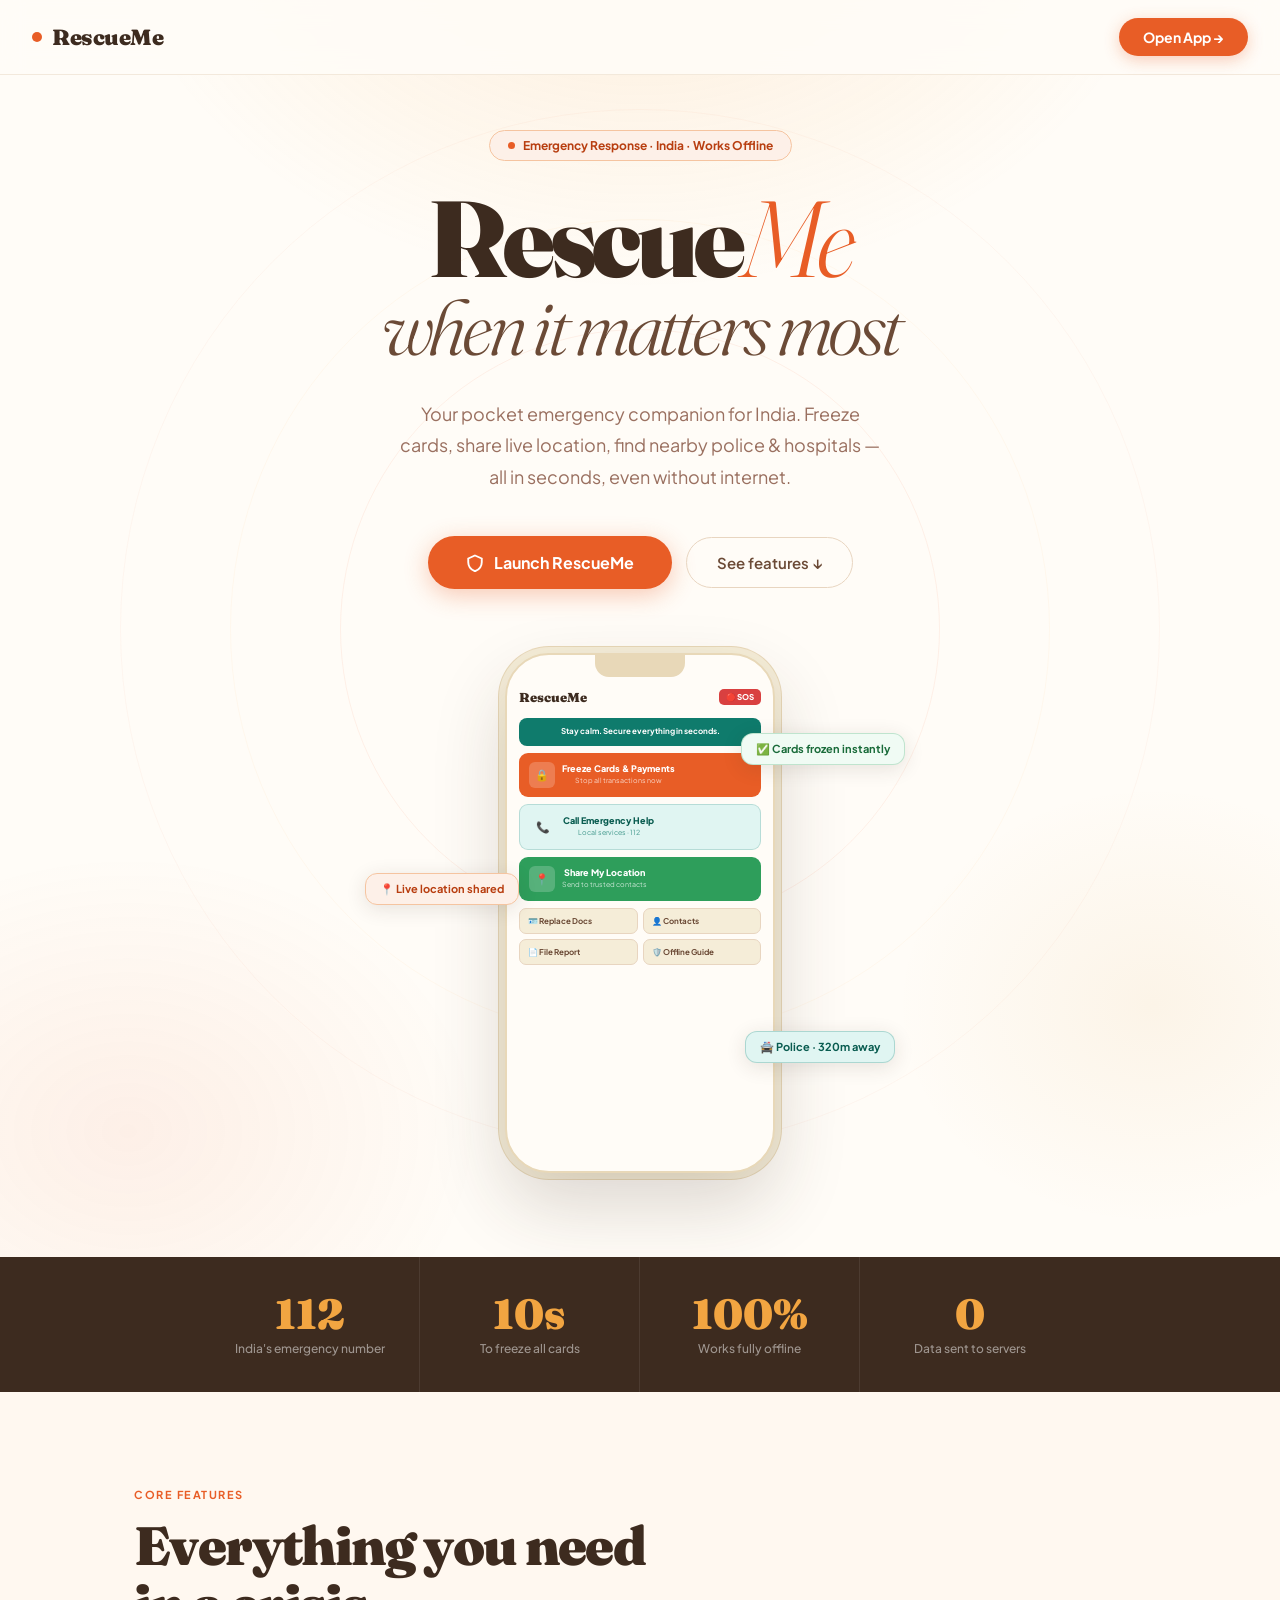
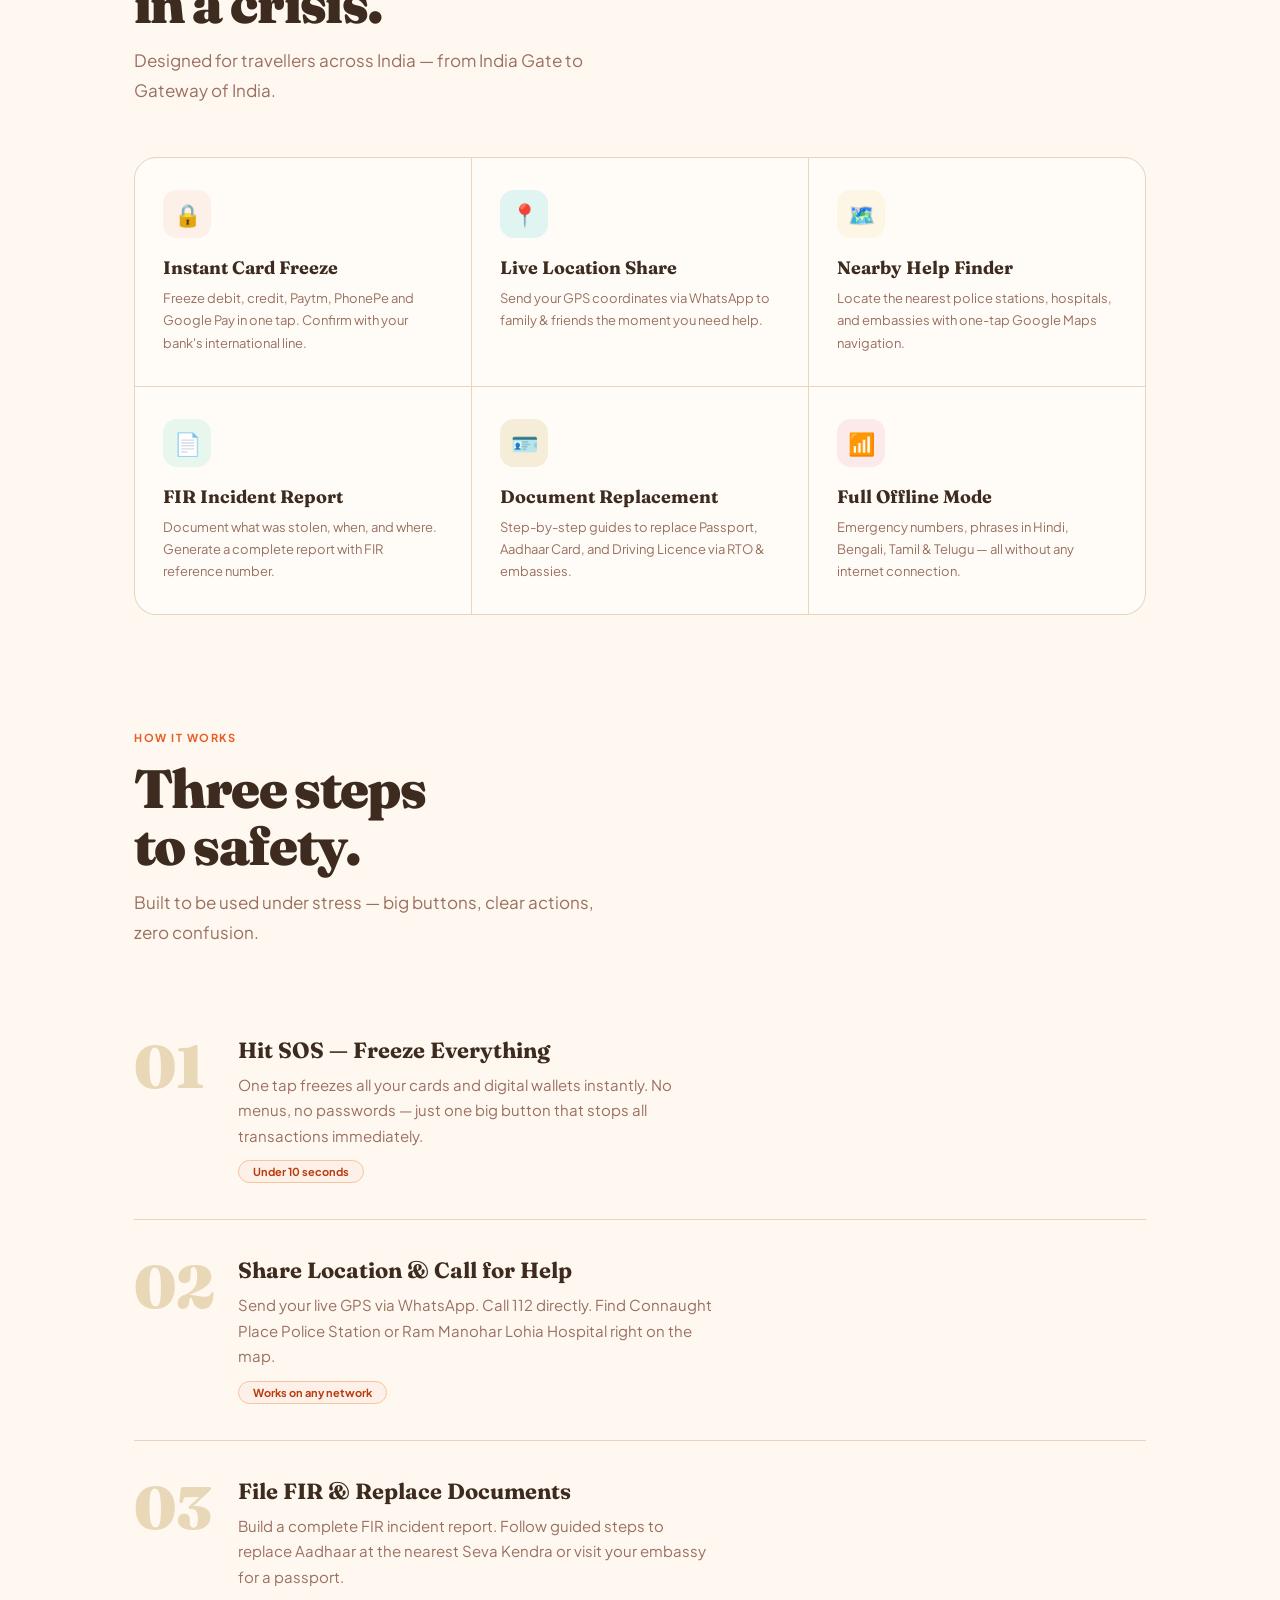
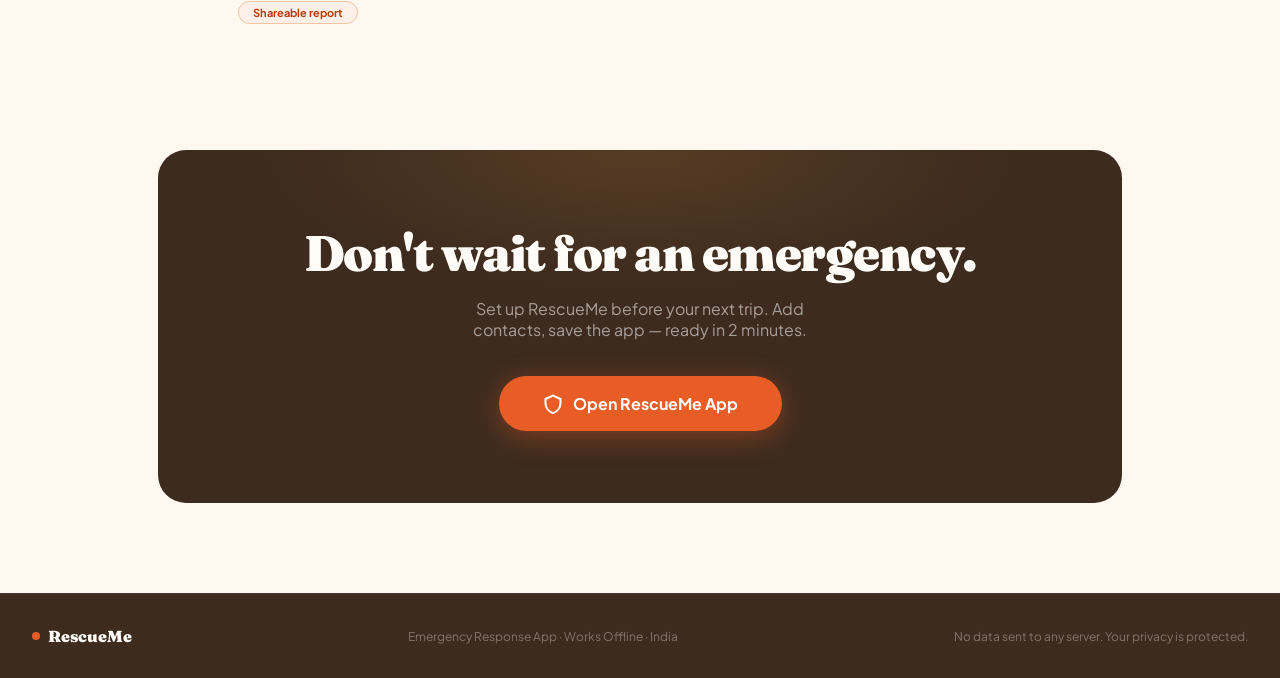
<file: index.html>
<!DOCTYPE html>
<html lang="en">
<head>
<meta charset="UTF-8"/>
<meta name="viewport" content="width=device-width,initial-scale=1.0,maximum-scale=1.0,user-scalable=no"/>
<meta name="theme-color" content="#E85D26"/>
<title>RescueMe - Emergency Response India</title>
<link rel="preconnect" href="https://fonts.googleapis.com"/>
<link rel="preconnect" href="https://fonts.gstatic.com" crossorigin/>
<link href="https://fonts.googleapis.com/css2?family=Fraunces:ital,wght@0,300;0,600;0,700;0,900;1,300;1,700&family=Plus+Jakarta+Sans:wght@400;500;600;700;800&display=swap" rel="stylesheet"/>
<link rel="stylesheet" href="styles.css"/>
</head>
<body>
<div id="view-landing">

  <nav class="l-nav">
    <div class="l-logo">
      <span class="l-logo-dot"></span>
      RescueMe
    </div>
    <button class="l-nav-launch" onclick="launchApp()">Open App →</button>
  </nav>

  <section class="l-hero">
    <div class="hero-ring hero-ring-1"></div>
    <div class="hero-ring hero-ring-2"></div>
    <div class="hero-ring hero-ring-3"></div>

    <div class="l-hero-badge">
      <span class="badge-dot"></span>
      Emergency Response · India · Works Offline
    </div>

    <h1>
      Rescue<em>Me</em>
      <span class="h1-line2">when it matters most</span>
    </h1>

    <p class="l-hero-sub">
      Your pocket emergency companion for India. Freeze cards, share live location, find nearby police & hospitals — all in seconds, even without internet.
    </p>

    <div class="l-hero-actions">
      <button class="btn-hero-primary" onclick="launchApp()">
        <svg viewBox="0 0 24 24" fill="none" stroke="currentColor" stroke-width="2.5" stroke-linecap="round" width="18" height="18"><path d="M12 2l9 4v5c0 5.2-3.8 10-9 12-5.2-2-9-6.8-9-12V6l9-4z"/></svg>
        Launch RescueMe
      </button>
      <a href="#features" class="btn-hero-ghost">See features ↓</a>
    </div>

    <div class="hero-phone-section">
      <div style="position:relative;display:inline-block">
        <div class="phone-frame">
          <div class="phone-notch"></div>
          <div class="p-screen">
            <div class="p-topbar">
              <span class="p-appname">RescueMe</span>
              <span class="p-sos">🔴 SOS</span>
            </div>
            <div class="p-calm">Stay calm. Secure everything in seconds.</div>
            <div class="p-btn pb-saffron">
              <div class="p-ico" style="background:rgba(255,255,255,.2)">🔒</div>
              <div><div class="p-lbl">Freeze Cards & Payments</div><div class="p-sub">Stop all transactions now</div></div>
            </div>
            <div class="p-btn pb-teal">
              <div class="p-ico">📞</div>
              <div><div class="p-lbl">Call Emergency Help</div><div class="p-sub">Local services · 112</div></div>
            </div>
            <div class="p-btn pb-green">
              <div class="p-ico" style="background:rgba(255,255,255,.2)">📍</div>
              <div><div class="p-lbl">Share My Location</div><div class="p-sub">Send to trusted contacts</div></div>
            </div>
            <div class="p-grid">
              <div class="p-mini">🪪 Replace Docs</div>
              <div class="p-mini">👤 Contacts</div>
              <div class="p-mini">📄 File Report</div>
              <div class="p-mini">🛡️ Offline Guide</div>
            </div>
          </div>
        </div>
        <div class="f-badge fb1">✅ Cards frozen instantly</div>
        <div class="f-badge fb2">📍 Live location shared</div>
        <div class="f-badge fb3">🚔 Police · 320m away</div>
      </div>
    </div>
  </section>

  <div class="l-stats">
    <div class="l-stat reveal"><div class="l-stat-num">112</div><div class="l-stat-lbl">India's emergency number</div></div>
    <div class="l-stat reveal"><div class="l-stat-num">10s</div><div class="l-stat-lbl">To freeze all cards</div></div>
    <div class="l-stat reveal"><div class="l-stat-num">100%</div><div class="l-stat-lbl">Works fully offline</div></div>
    <div class="l-stat reveal"><div class="l-stat-num">0</div><div class="l-stat-lbl">Data sent to servers</div></div>
  </div>

  <div id="features" class="l-section">
    <div class="l-section-tag reveal">Core Features</div>
    <h2 class="reveal">Everything you need<br/>in a crisis.</h2>
    <p class="l-lead reveal">Designed for travellers across India — from India Gate to Gateway of India.</p>
    <div class="feat-grid reveal">
      <div class="feat-card">
        <div class="feat-ico fi-saffron">🔒</div>
        <h3>Instant Card Freeze</h3>
        <p>Freeze debit, credit, Paytm, PhonePe and Google Pay in one tap. Confirm with your bank's international line.</p>
      </div>
      <div class="feat-card">
        <div class="feat-ico fi-teal">📍</div>
        <h3>Live Location Share</h3>
        <p>Send your GPS coordinates via WhatsApp to family & friends the moment you need help.</p>
      </div>
      <div class="feat-card">
        <div class="feat-ico fi-amber">🗺️</div>
        <h3>Nearby Help Finder</h3>
        <p>Locate the nearest police stations, hospitals, and embassies with one-tap Google Maps navigation.</p>
      </div>
      <div class="feat-card">
        <div class="feat-ico fi-green">📄</div>
        <h3>FIR Incident Report</h3>
        <p>Document what was stolen, when, and where. Generate a complete report with FIR reference number.</p>
      </div>
      <div class="feat-card">
        <div class="feat-ico fi-sand">🪪</div>
        <h3>Document Replacement</h3>
        <p>Step-by-step guides to replace Passport, Aadhaar Card, and Driving Licence via RTO & embassies.</p>
      </div>
      <div class="feat-card">
        <div class="feat-ico fi-red">📶</div>
        <h3>Full Offline Mode</h3>
        <p>Emergency numbers, phrases in Hindi, Bengali, Tamil & Telugu — all without any internet connection.</p>
      </div>
    </div>
  </div>

  <div class="l-section" style="padding-top:20px">
    <div class="l-section-tag reveal">How It Works</div>
    <h2 class="reveal">Three steps<br/>to safety.</h2>
    <p class="l-lead reveal">Built to be used under stress — big buttons, clear actions, zero confusion.</p>
    <div class="steps-list">
      <div class="step-item reveal">
        <div class="step-n">01</div>
        <div class="step-body">
          <h3>Hit SOS — Freeze Everything</h3>
          <p>One tap freezes all your cards and digital wallets instantly. No menus, no passwords — just one big button that stops all transactions immediately.</p>
          <span class="step-chip">Under 10 seconds</span>
        </div>
      </div>
      <div class="step-item reveal">
        <div class="step-n">02</div>
        <div class="step-body">
          <h3>Share Location & Call for Help</h3>
          <p>Send your live GPS via WhatsApp. Call 112 directly. Find Connaught Place Police Station or Ram Manohar Lohia Hospital right on the map.</p>
          <span class="step-chip">Works on any network</span>
        </div>
      </div>
      <div class="step-item reveal">
        <div class="step-n">03</div>
        <div class="step-body">
          <h3>File FIR & Replace Documents</h3>
          <p>Build a complete FIR incident report. Follow guided steps to replace Aadhaar at the nearest Seva Kendra or visit your embassy for a passport.</p>
          <span class="step-chip">Shareable report</span>
        </div>
      </div>
    </div>
  </div>

  <div style="max-width:1060px;margin:0 auto;padding:0 24px">
    <div class="l-cta">
      <h2>Don't wait for an emergency.</h2>
      <p>Set up RescueMe before your next trip. Add contacts, save the app — ready in 2 minutes.</p>
      <button class="btn-cta" onclick="launchApp()">
        <svg viewBox="0 0 24 24" fill="none" stroke="currentColor" stroke-width="2.5" stroke-linecap="round" width="20" height="20"><path d="M12 2l9 4v5c0 5.2-3.8 10-9 12-5.2-2-9-6.8-9-12V6l9-4z"/></svg>
        Open RescueMe App
      </button>
    </div>
  </div>

  <footer class="l-footer">
    <div class="l-footer-logo"><span style="width:8px;height:8px;border-radius:50%;background:var(--saffron);display:inline-block"></span>RescueMe</div>
    <p>Emergency Response App · Works Offline · India</p>
    <p>No data sent to any server. Your privacy is protected.</p>
  </footer>

</div>
<script src="app.js"></script>
</body>
</html>
</file>
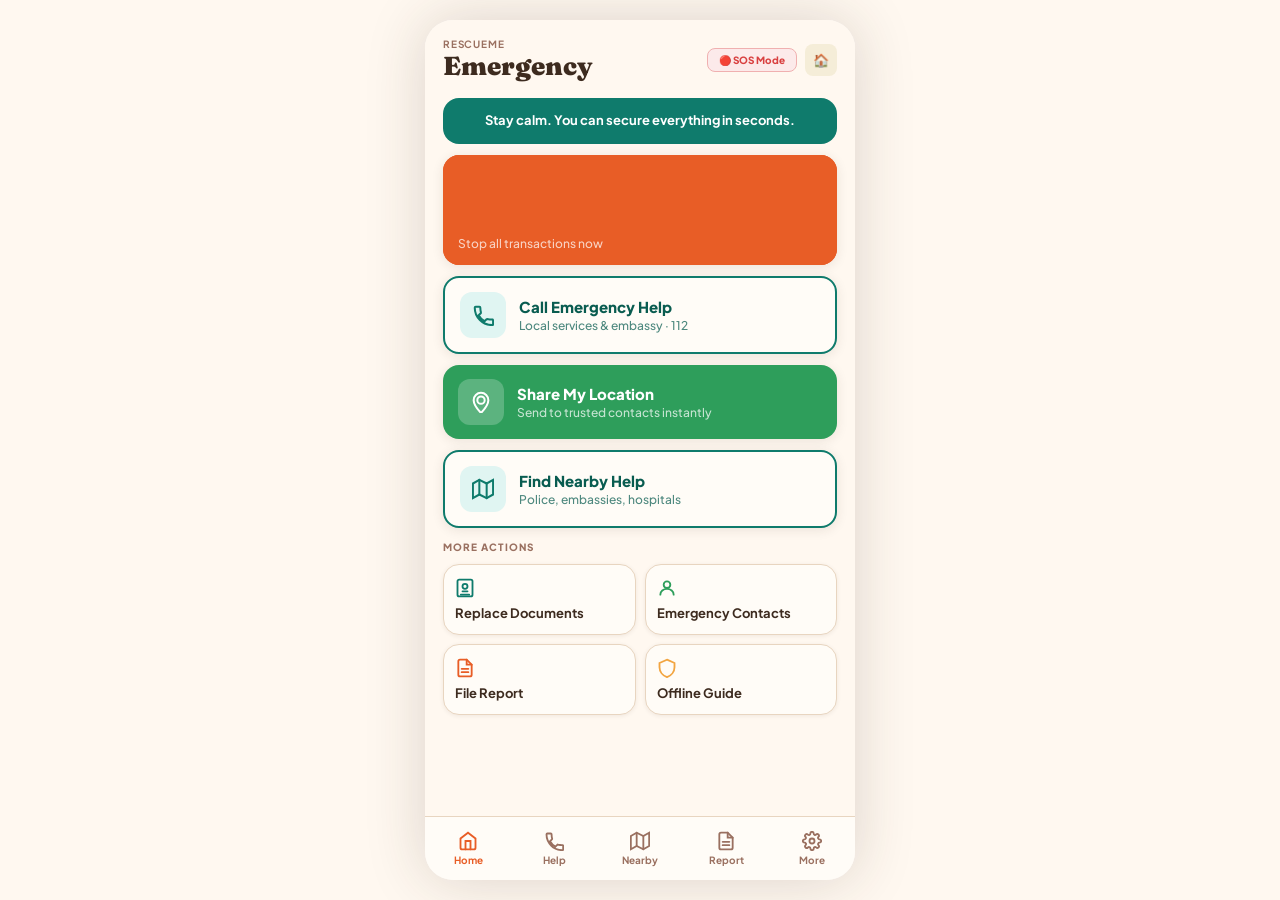
<file: app.html>
<!DOCTYPE html>
<html lang="en">
<head>
<meta charset="UTF-8"/>
<meta name="viewport" content="width=device-width,initial-scale=1.0,maximum-scale=1.0,user-scalable=no"/>
<meta name="theme-color" content="#E85D26"/>
<title>RescueMe - Emergency App</title>
<link rel="preconnect" href="https://fonts.googleapis.com"/>
<link rel="preconnect" href="https://fonts.gstatic.com" crossorigin/>
<link href="https://fonts.googleapis.com/css2?family=Fraunces:ital,wght@0,300;0,600;0,700;0,900;1,300;1,700&family=Plus+Jakarta+Sans:wght@400;500;600;700;800&display=swap" rel="stylesheet"/>
<link rel="stylesheet" href="styles.css"/>
<style>body.app-mode{overflow:hidden} #view-landing{display:none}</style>
</head>
<body class="app-mode">
<div id="view-app">

  <div class="screen active" id="screen-home">
    <div style="padding:18px 18px 0;display:flex;align-items:center;justify-content:space-between">
      <div>
        <p style="font-size:10px;color:var(--muted);font-weight:700;letter-spacing:.08em;text-transform:uppercase">RescueMe</p>
        <h1 style="font-size:26px;font-weight:900;font-family:var(--font-head);color:var(--bark)">Emergency</h1>
      </div>
      <div style="display:flex;gap:8px;align-items:center">
        <div style="background:var(--red-l);color:var(--red);border-radius:8px;padding:5px 11px;font-size:10px;font-weight:800;border:1.5px solid #f0b0b0">🔴 SOS Mode</div>
        <button onclick="exitApp()" style="width:32px;height:32px;border-radius:8px;background:var(--sand);display:flex;align-items:center;justify-content:center;font-size:13px" title="Back to home">🏠</button>
      </div>
    </div>
    <div class="pad">
      <div class="calm-bar fu">Stay calm. You can secure everything in seconds.</div>

      <button class="big-btn bb-saffron fu fu1 pulse-wrap" onclick="go('secure')" style="position:relative;z-index:1">
        <div class="ico"><svg viewBox="0 0 24 24" fill="none" stroke="#fff" stroke-width="2.2" stroke-linecap="round" width="22" height="22"><rect x="3" y="11" width="18" height="10" rx="3"/><path d="M7 11V7a5 5 0 0 1 10 0v4"/></svg></div>
        <div><div class="lbl">Freeze Cards & Payments</div><div class="sub">Stop all transactions now</div></div>
      </button>

      <button class="big-btn bb-teal fu fu2" onclick="go('help')">
        <div class="ico"><svg viewBox="0 0 24 24" fill="none" stroke="var(--teal)" stroke-width="2.2" stroke-linecap="round" width="22" height="22"><path d="M22 16.9a18.3 18.3 0 0 1-5.1-.6 1 1 0 0 0-1 .24l-2.2 2.2a14.5 14.5 0 0 1-6.4-6.4l2.2-2.2a1 1 0 0 0 .24-1A18.3 18.3 0 0 1 9.1 4a1 1 0 0 0-1-1H4a1 1 0 0 0-1 1 19 19 0 0 0 19 19 1 1 0 0 0 1-1v-4a1 1 0 0 0-1-1z"/></svg></div>
        <div><div class="lbl">Call Emergency Help</div><div class="sub">Local services & embassy · 112</div></div>
      </button>

      <button class="big-btn bb-green fu fu3" onclick="shareLocation()">
        <div class="ico"><svg viewBox="0 0 24 24" fill="none" stroke="#fff" stroke-width="2.2" stroke-linecap="round" width="22" height="22"><circle cx="12" cy="10" r="4"/><path d="M12 2a8 8 0 0 0-8 8c0 5.4 8 14 8 14s8-8.6 8-14a8 8 0 0 0-8-8z"/></svg></div>
        <div><div class="lbl">Share My Location</div><div class="sub">Send to trusted contacts instantly</div></div>
      </button>

      <button class="big-btn bb-teal fu fu4" onclick="go('nearby')">
        <div class="ico"><svg viewBox="0 0 24 24" fill="none" stroke="var(--teal)" stroke-width="2.2" stroke-linecap="round" width="22" height="22"><polygon points="1 6 1 22 8 18 16 22 23 18 23 2 16 6 8 2 1 6"/><line x1="8" y1="2" x2="8" y2="18"/><line x1="16" y1="6" x2="16" y2="22"/></svg></div>
        <div><div class="lbl">Find Nearby Help</div><div class="sub">Police, embassies, hospitals</div></div>
      </button>

      <p class="sect-lbl fu fu5">More actions</p>
      <div style="display:grid;grid-template-columns:1fr 1fr;gap:9px" class="fu fu5">
        <button onclick="go('documents')" style="background:var(--warm-white);border:1.5px solid var(--border);border-radius:var(--r-md);padding:13px 11px;display:flex;flex-direction:column;align-items:flex-start;gap:7px;font-weight:700;font-size:13px;color:var(--bark);box-shadow:var(--sh-sm);text-align:left">
          <svg viewBox="0 0 24 24" fill="none" stroke="var(--teal)" stroke-width="2.2" stroke-linecap="round" width="20" height="20"><rect x="3" y="2" width="18" height="20" rx="2"/><circle cx="12" cy="10" r="3"/><path d="M7 20h10"/><path d="M9 16h6"/></svg>Replace Documents
        </button>
        <button onclick="go('contacts')" style="background:var(--warm-white);border:1.5px solid var(--border);border-radius:var(--r-md);padding:13px 11px;display:flex;flex-direction:column;align-items:flex-start;gap:7px;font-weight:700;font-size:13px;color:var(--bark);box-shadow:var(--sh-sm);text-align:left">
          <svg viewBox="0 0 24 24" fill="none" stroke="var(--green)" stroke-width="2.2" stroke-linecap="round" width="20" height="20"><circle cx="12" cy="8" r="4"/><path d="M20 20c0-4-3.6-7-8-7s-8 3-8 7"/></svg>Emergency Contacts
        </button>
        <button onclick="go('incident')" style="background:var(--warm-white);border:1.5px solid var(--border);border-radius:var(--r-md);padding:13px 11px;display:flex;flex-direction:column;align-items:flex-start;gap:7px;font-weight:700;font-size:13px;color:var(--bark);box-shadow:var(--sh-sm);text-align:left">
          <svg viewBox="0 0 24 24" fill="none" stroke="var(--saffron)" stroke-width="2.2" stroke-linecap="round" width="20" height="20"><path d="M14 2H6a2 2 0 0 0-2 2v16a2 2 0 0 0 2 2h12a2 2 0 0 0 2-2V8z"/><polyline points="14 2 14 8 20 8"/><line x1="16" y1="13" x2="8" y2="13"/><line x1="16" y1="17" x2="8" y2="17"/></svg>File Report
        </button>
        <button onclick="go('offline')" style="background:var(--warm-white);border:1.5px solid var(--border);border-radius:var(--r-md);padding:13px 11px;display:flex;flex-direction:column;align-items:flex-start;gap:7px;font-weight:700;font-size:13px;color:var(--bark);box-shadow:var(--sh-sm);text-align:left">
          <svg viewBox="0 0 24 24" fill="none" stroke="var(--amber)" stroke-width="2.2" stroke-linecap="round" width="20" height="20"><path d="M12 2l9 4v5c0 5.2-3.8 10-9 12-5.2-2-9-6.8-9-12V6l9-4z"/></svg>Offline Guide
        </button>
      </div>
      <div id="home-progress" style="display:none" class="info-box ib-green">
        <strong>Actions completed:</strong><span id="home-progress-text"></span>
      </div>
    </div>
  </div>

  <div class="screen" id="screen-secure">
    <div class="topbar">
      <button class="back-btn" onclick="back()"><svg viewBox="0 0 24 24" fill="none" stroke="var(--saffron)" stroke-width="2.2" stroke-linecap="round" width="18" height="18"><polyline points="15 18 9 12 15 6"/></svg></button>
      <span class="topbar-title">Secure My Accounts</span>
      <div class="topbar-right"></div>
    </div>
    <div class="pad">
      <button id="freeze-all-btn" class="big-btn bb-saffron" onclick="freezeAll()" style="justify-content:center;font-size:16px;font-weight:900;padding:17px">
        <svg viewBox="0 0 24 24" fill="none" stroke="#fff" stroke-width="2.5" stroke-linecap="round" width="24" height="24"><rect x="3" y="11" width="18" height="10" rx="3"/><path d="M7 11V7a5 5 0 0 1 10 0v4"/></svg>
        &nbsp;Freeze Everything Now
      </button>
      <div id="freeze-confirm" style="display:none" class="confirm-badge">
        <svg viewBox="0 0 24 24" fill="none" stroke="var(--green-d)" stroke-width="2.5" stroke-linecap="round" width="16" height="16"><polyline points="20 6 9 17 4 12"/></svg>
        Your cards are now frozen.
      </div>
      <p class="sect-lbl">Financial Accounts</p>
      <div class="tog-row"><div><div class="t-name">Debit Card</div><div class="t-hint">Primary account</div></div><button class="tog-sw" id="tog-debit" onclick="toggleCard(this,'debit')"></button></div>
      <div class="tog-row"><div><div class="t-name">Credit Card</div><div class="t-hint">All credit lines</div></div><button class="tog-sw" id="tog-credit" onclick="toggleCard(this,'credit')"></button></div>
      <div class="tog-row"><div><div class="t-name">Digital Wallets</div><div class="t-hint">Paytm, PhonePe, Google Pay</div></div><button class="tog-sw" id="tog-digital" onclick="toggleCard(this,'digital')"></button></div>
      <div class="tog-row"><div><div class="t-name">Banking App</div><div class="t-hint">Lock remote access</div></div><button class="tog-sw" id="tog-banking" onclick="toggleCard(this,'banking')"></button></div>
      <div style="height:1px;background:var(--border)"></div>
      <p class="sect-lbl">Report Stolen Documents</p>
      <div class="tog-row"><div><div class="t-name">Passport</div><div class="t-hint">Notify border control</div></div><button class="tog-sw off" id="tog-passport" onclick="toggleDoc(this,'passport')"></button></div>
      <div class="tog-row"><div><div class="t-name">Driver's Licence</div><div class="t-hint">Flag as lost/stolen</div></div><button class="tog-sw off" id="tog-licence" onclick="toggleDoc(this,'licence')"></button></div>
      <div class="tog-row"><div><div class="t-name">Aadhaar Card</div><div class="t-hint">Report to authorities</div></div><button class="tog-sw off" id="tog-nid" onclick="toggleDoc(this,'nid')"></button></div>
      <div class="info-box ib-teal">💡 <strong>Tip:</strong> Call your bank's international line to confirm the freeze and request emergency cash transfer.</div>
      <button onclick="go('safe')" style="background:var(--green);color:#fff;border:none;border-radius:var(--r-md);padding:14px;font-weight:800;font-size:14px;width:100%">View Safety Summary →</button>
    </div>
  </div>

  <div class="screen" id="screen-help">
    <div class="topbar">
      <button class="back-btn" onclick="back()"><svg viewBox="0 0 24 24" fill="none" stroke="var(--saffron)" stroke-width="2.2" stroke-linecap="round" width="18" height="18"><polyline points="15 18 9 12 15 6"/></svg></button>
      <span class="topbar-title">Emergency Help</span>
      <div class="topbar-right"></div>
    </div>
    <div class="pad">
      <div style="display:inline-flex;align-items:center;gap:6px;background:var(--teal-l);border-radius:8px;padding:5px 12px;font-weight:800;font-size:11px;color:var(--teal-d)">
        📍 New Delhi · Emergency: 112
      </div>
      <a href="tel:112" onclick="markAction('help')" class="big-btn bb-saffron" style="display:flex">
        <div class="ico"><svg viewBox="0 0 24 24" fill="none" stroke="#fff" stroke-width="2.2" stroke-linecap="round" width="22" height="22"><path d="M22 16.9a18.3 18.3 0 0 1-5.1-.6 1 1 0 0 0-1 .24l-2.2 2.2a14.5 14.5 0 0 1-6.4-6.4l2.2-2.2a1 1 0 0 0 .24-1A18.3 18.3 0 0 1 9.1 4a1 1 0 0 0-1-1H4a1 1 0 0 0-1 1 19 19 0 0 0 19 19 1 1 0 0 0 1-1v-4a1 1 0 0 0-1-1z"/></svg></div>
        <div><div class="lbl">Call 112 — Emergency</div><div class="sub" style="color:rgba(255,255,255,.75)">Police, fire, ambulance</div></div>
      </a>
      <a href="tel:+911123792100" onclick="markAction('embassy')" class="big-btn bb-teal" style="display:flex">
        <div class="ico"><svg viewBox="0 0 24 24" fill="none" stroke="var(--teal)" stroke-width="2.2" stroke-linecap="round" width="22" height="22"><rect x="3" y="10" width="18" height="12" rx="2"/><path d="M8 22V10"/><path d="M16 22V10"/><path d="M12 4l9 6H3l9-6z"/></svg></div>
        <div><div class="lbl">Call Your Embassy</div><div class="sub">24/7 citizen support line</div></div>
      </a>
      <p class="sect-lbl">Trusted Contacts</p>
      <div id="help-contacts-list"></div>
      <button class="big-btn bb-green" onclick="shareLocation();markAction('location')" style="margin-top:2px">
        <div class="ico"><svg viewBox="0 0 24 24" fill="none" stroke="#fff" stroke-width="2.2" stroke-linecap="round" width="22" height="22"><circle cx="12" cy="10" r="4"/><path d="M12 2a8 8 0 0 0-8 8c0 5.4 8 14 8 14s8-8.6 8-14a8 8 0 0 0-8-8z"/></svg></div>
        <div><div class="lbl">Share Live Location</div><div class="sub" style="color:rgba(255,255,255,.8)">Via WhatsApp or SMS</div></div>
      </button>
      <p class="sect-lbl">International Numbers</p>
      <div id="intl-numbers"></div>
      <div class="calm-bar">Help is nearby. You are not alone.</div>
    </div>
  </div>

  <div class="screen" id="screen-nearby">
    <div class="topbar">
      <button class="back-btn" onclick="back()"><svg viewBox="0 0 24 24" fill="none" stroke="var(--saffron)" stroke-width="2.2" stroke-linecap="round" width="18" height="18"><polyline points="15 18 9 12 15 6"/></svg></button>
      <span class="topbar-title">Nearby Help</span>
      <div class="topbar-right"></div>
    </div>
    <div class="pad">
      <div class="map-area">
        <div class="map-grid-h" style="top:32%"></div><div class="map-grid-h" style="top:64%"></div>
        <div class="map-grid-v" style="left:33%"></div><div class="map-grid-v" style="left:66%"></div>
        <div class="map-dot map-you" style="top:50%;left:50%"></div>
        <span class="map-lbl" style="top:58%;left:50%;color:var(--teal-d)">You</span>
        <div class="map-dot" style="top:28%;left:65%;background:var(--saffron)"></div>
        <span class="map-lbl" style="top:18%;left:64%;color:var(--saffron-d);font-size:7px">Police</span>
        <div class="map-dot" style="top:22%;left:32%;background:var(--amber)"></div>
        <span class="map-lbl" style="top:12%;left:28%;color:var(--turmeric);font-size:7px">Embassy</span>
        <div class="map-dot" style="top:68%;left:26%;background:var(--green)"></div>
        <span class="map-lbl" style="top:76%;left:22%;color:var(--green-d);font-size:7px">Hospital</span>
        <div class="map-dot" style="top:70%;left:72%;background:var(--saffron)"></div>
        <div style="position:absolute;bottom:8px;right:10px;display:flex;gap:7px">
          <span style="display:flex;align-items:center;gap:3px;font-size:8px;font-weight:800"><span style="width:7px;height:7px;border-radius:50%;background:var(--saffron);display:inline-block"></span>Police</span>
          <span style="display:flex;align-items:center;gap:3px;font-size:8px;font-weight:800"><span style="width:7px;height:7px;border-radius:50%;background:var(--amber);display:inline-block"></span>Embassy</span>
          <span style="display:flex;align-items:center;gap:3px;font-size:8px;font-weight:800"><span style="width:7px;height:7px;border-radius:50%;background:var(--green);display:inline-block"></span>Hospital</span>
        </div>
      </div>
      <div class="pills">
        <button class="pill on" onclick="filterPlaces('All',this)">All</button>
        <button class="pill" onclick="filterPlaces('police',this)">Police</button>
        <button class="pill" onclick="filterPlaces('embassy',this)">Embassy</button>
        <button class="pill" onclick="filterPlaces('hospital',this)">Hospital</button>
      </div>
      <p class="sect-lbl" id="nearby-count">4 locations nearby</p>
      <div id="places-list"></div>
    </div>
  </div>

  <div class="screen" id="screen-safe" style="background:var(--green-l)">
    <div style="min-height:100vh;display:flex;flex-direction:column;align-items:center;justify-content:center;padding:40px 24px 100px;text-align:center;gap:20px">
      <div class="safe-circle"><svg viewBox="0 0 24 24" fill="none" stroke="#fff" stroke-width="2.8" stroke-linecap="round" width="40" height="40"><polyline points="20 6 9 17 4 12"/></svg></div>
      <div>
        <h1 style="font-size:28px;font-weight:900;color:var(--green-d);font-family:var(--font-head)">You're safe.</h1>
        <p style="font-size:15px;color:var(--green-d);opacity:.8;font-weight:600;margin-top:6px">Help is on the way. You handled this.</p>
      </div>
      <div style="width:100%;display:flex;flex-direction:column;gap:8px" id="safe-checklist"></div>
      <div class="app-card" style="width:100%;text-align:center">
        <p style="font-size:12px;color:var(--muted);font-weight:600;line-height:1.7">Your emergency session has been recorded.<br>Share the incident report with police or your bank.</p>
      </div>
      <div style="width:100%;display:flex;flex-direction:column;gap:8px">
        <button onclick="go('incident')" style="background:var(--teal);color:#fff;border:none;border-radius:var(--r-md);padding:14px;font-weight:800;font-size:14px;width:100%">Generate Incident Report</button>
        <button onclick="go('home')" style="background:var(--warm-white);color:var(--bark);border:1.5px solid var(--border);border-radius:var(--r-md);padding:14px;font-weight:700;font-size:14px;width:100%">Back to Dashboard</button>
      </div>
    </div>
  </div>

  <div class="screen" id="screen-contacts">
    <div class="topbar">
      <button class="back-btn" onclick="back()"><svg viewBox="0 0 24 24" fill="none" stroke="var(--saffron)" stroke-width="2.2" stroke-linecap="round" width="18" height="18"><polyline points="15 18 9 12 15 6"/></svg></button>
      <span class="topbar-title">Emergency Contacts</span>
      <button onclick="toggleAddForm()" style="width:36px;height:36px;border-radius:10px;background:var(--saffron);display:flex;align-items:center;justify-content:center">
        <svg viewBox="0 0 24 24" fill="none" stroke="#fff" stroke-width="2.5" stroke-linecap="round" width="18" height="18"><line x1="12" y1="5" x2="12" y2="19"/><line x1="5" y1="12" x2="19" y2="12"/></svg>
      </button>
    </div>
    <div class="pad">
      <div id="add-contact-form" style="display:none;background:var(--saffron-l);border:1.5px solid var(--saffron-m);border-radius:var(--r-lg);padding:16px;gap:10px;flex-direction:column">
        <p style="font-weight:800;font-size:14px;color:var(--saffron-d)">Add Contact</p>
        <input class="field" id="c-name" type="text" placeholder="Full name *"/>
        <input class="field" id="c-phone" type="tel" placeholder="+91 98765 43210 *"/>
        <input class="field" id="c-rel" type="text" placeholder="Relation (e.g. Sister)"/>
        <div style="display:flex;gap:8px">
          <button onclick="addContact()" style="flex:1;background:var(--saffron);color:#fff;border:none;border-radius:10px;padding:10px;font-weight:800;font-size:14px">Save</button>
          <button onclick="toggleAddForm()" style="flex:1;background:var(--warm-white);color:var(--bark);border:1.5px solid var(--border);border-radius:10px;padding:10px;font-weight:700;font-size:14px">Cancel</button>
        </div>
      </div>
      <p class="sect-lbl" id="contacts-count">2 contacts saved</p>
      <div id="contacts-list"></div>
      <div class="info-box ib-amber" style="margin-top:4px">💡 Add contacts <strong>before</strong> traveling — they'll work offline too.</div>
    </div>
  </div>

  <div class="screen" id="screen-incident">
    <div class="topbar">
      <button class="back-btn" onclick="back()"><svg viewBox="0 0 24 24" fill="none" stroke="var(--saffron)" stroke-width="2.2" stroke-linecap="round" width="18" height="18"><polyline points="15 18 9 12 15 6"/></svg></button>
      <span class="topbar-title">Incident Report</span>
      <div class="topbar-right"></div>
    </div>
    <div class="pad">
      <div class="app-card" style="gap:8px;display:flex;flex-direction:column">
        <div style="display:flex;justify-content:space-between">
          <span style="font-weight:700;font-size:13px">Completeness</span>
          <span style="font-weight:800;font-size:13px;color:var(--saffron)" id="inc-pct">0/4</span>
        </div>
        <div class="prog-track"><div class="prog-fill" id="inc-bar" style="width:0%"></div></div>
      </div>
      <p class="sect-lbl">Incident Details</p>
      <div><label class="field-lbl">What was stolen or lost?</label><input class="field" id="inc-what" type="text" placeholder="e.g. Wallet, passport, phone" oninput="updateIncidentBar()"/></div>
      <div><label class="field-lbl">When did it happen?</label><input class="field" id="inc-when" type="text" placeholder="e.g. Today at 3:30 PM" oninput="updateIncidentBar()"/></div>
      <div><label class="field-lbl">Where did it happen?</label><input class="field" id="inc-where" type="text" placeholder="e.g. India Gate, New Delhi" oninput="updateIncidentBar()"/></div>
      <div><label class="field-lbl">Police reference / FIR number</label><input class="field" id="inc-ref" type="text" placeholder="Leave blank if not yet obtained"/></div>
      <div><label class="field-lbl">Description of events</label><textarea class="field" id="inc-desc" rows="4" placeholder="Describe what happened in as much detail as you can remember..." oninput="updateIncidentBar()" style="resize:vertical;line-height:1.6"></textarea></div>
      <p class="sect-lbl">Report Preview</p>
      <div id="report-preview" style="background:var(--sand);border-radius:var(--r-md);border:1.5px solid var(--border);padding:14px 15px;font-family:monospace;font-size:11px;color:var(--muted);white-space:pre-wrap;line-height:1.7;max-height:180px;overflow-y:auto"></div>
      <div id="inc-confirm" style="display:none" class="confirm-badge">
        <svg viewBox="0 0 24 24" fill="none" stroke="var(--green-d)" stroke-width="2.5" stroke-linecap="round" width="16" height="16"><polyline points="20 6 9 17 4 12"/></svg>
        Report copied to clipboard!
      </div>
      <div style="display:flex;flex-direction:column;gap:8px">
        <button onclick="copyReport()" style="background:var(--teal);color:#fff;border:none;border-radius:var(--r-md);padding:14px;font-weight:800;font-size:14px;display:flex;align-items:center;justify-content:center;gap:8px">
          <svg viewBox="0 0 24 24" fill="none" stroke="#fff" stroke-width="2.2" stroke-linecap="round" width="16" height="16"><rect x="9" y="9" width="13" height="13" rx="2"/><path d="M5 15H4a2 2 0 0 1-2-2V4a2 2 0 0 1 2-2h9a2 2 0 0 1 2 2v1"/></svg>
          Copy Full Report
        </button>
        <button onclick="saveReport()" style="background:var(--green);color:#fff;border:none;border-radius:var(--r-md);padding:14px;font-weight:800;font-size:14px">Save Report</button>
      </div>
    </div>
  </div>

  <div class="screen" id="screen-documents">
    <div class="topbar">
      <button class="back-btn" onclick="docBack()"><svg viewBox="0 0 24 24" fill="none" stroke="var(--saffron)" stroke-width="2.2" stroke-linecap="round" width="18" height="18"><polyline points="15 18 9 12 15 6"/></svg></button>
      <span class="topbar-title" id="doc-title">Document Replacement</span>
      <div class="topbar-right"></div>
    </div>
    <div class="pad">
      <div id="doc-home">
        <div class="info-box ib-teal" style="margin-bottom:4px">Select a document and follow the step-by-step guide to get a replacement.</div>
        <p class="sect-lbl">Select a document</p>
        <div style="display:flex;flex-direction:column;gap:9px;margin-top:6px">
          <button class="big-btn bb-outline" onclick="showDocGuide('passport')">
            <div class="ico" style="background:var(--teal-l)">🛂</div>
            <div><div class="lbl">Passport</div><div class="sub" style="color:var(--muted)">5 steps · Embassy process</div></div>
            <svg viewBox="0 0 24 24" fill="none" stroke="var(--muted)" stroke-width="2" stroke-linecap="round" style="margin-left:auto;width:16px;height:16px"><polyline points="9 18 15 12 9 6"/></svg>
          </button>
          <button class="big-btn bb-outline" onclick="showDocGuide('id')">
            <div class="ico" style="background:var(--amber-l)">🪪</div>
            <div><div class="lbl">Aadhaar Card</div><div class="sub" style="color:var(--muted)">3 steps · Aadhaar Seva Kendra</div></div>
            <svg viewBox="0 0 24 24" fill="none" stroke="var(--muted)" stroke-width="2" stroke-linecap="round" style="margin-left:auto;width:16px;height:16px"><polyline points="9 18 15 12 9 6"/></svg>
          </button>
          <button class="big-btn bb-outline" onclick="showDocGuide('licence')">
            <div class="ico" style="background:var(--saffron-l)">🚗</div>
            <div><div class="lbl">Driver's Licence</div><div class="sub" style="color:var(--muted)">4 steps · Apply at RTO</div></div>
            <svg viewBox="0 0 24 24" fill="none" stroke="var(--muted)" stroke-width="2" stroke-linecap="round" style="margin-left:auto;width:16px;height:16px"><polyline points="9 18 15 12 9 6"/></svg>
          </button>
        </div>
        <p class="sect-lbl" style="margin-top:12px">Essential tips</p>
        <div id="doc-tips-list" style="display:flex;flex-direction:column;gap:7px;margin-top:6px"></div>
      </div>
      <div id="doc-guide" style="display:none"><div id="doc-guide-steps"></div></div>
    </div>
  </div>

  <div class="screen" id="screen-offline">
    <div class="topbar">
      <button class="back-btn" onclick="back()"><svg viewBox="0 0 24 24" fill="none" stroke="var(--saffron)" stroke-width="2.2" stroke-linecap="round" width="18" height="18"><polyline points="15 18 9 12 15 6"/></svg></button>
      <span class="topbar-title">Offline Guide</span>
      <div class="topbar-right"></div>
    </div>
    <div class="pad">
      <div class="offline-badge">
        <svg viewBox="0 0 24 24" fill="none" stroke="rgba(255,248,240,.7)" stroke-width="2" stroke-linecap="round" width="18" height="18"><line x1="1" y1="1" x2="23" y2="23"/><path d="M16.72 11.06A10.94 10.94 0 0 1 19 12.55"/><path d="M5 12.55a10.94 10.94 0 0 1 5.17-2.39"/><path d="M10.71 5.05A16 16 0 0 1 22.56 9"/><path d="M1.42 9a15.91 15.91 0 0 1 4.7-2.88"/><path d="M8.53 16.11a6 6 0 0 1 6.95 0"/><line x1="12" y1="20" x2="12.01" y2="20"/></svg>
        This information works without internet access.
      </div>
      <p class="sect-lbl">What to do right now</p>
      <div id="offline-steps-list" style="display:flex;flex-direction:column;gap:8px"></div>
      <p class="sect-lbl">Key emergency numbers</p>
      <div id="offline-numbers-list" style="display:flex;flex-direction:column;gap:7px"></div>
      <p class="sect-lbl">Useful phrases (show your phone)</p>
      <div id="offline-phrases-list" style="display:flex;flex-direction:column;gap:7px"></div>
    </div>
  </div>

  <div class="screen" id="screen-settings">
    <div class="topbar">
      <button class="back-btn" onclick="back()"><svg viewBox="0 0 24 24" fill="none" stroke="var(--saffron)" stroke-width="2.2" stroke-linecap="round" width="18" height="18"><polyline points="15 18 9 12 15 6"/></svg></button>
      <span class="topbar-title">Settings</span>
      <div class="topbar-right"></div>
    </div>
    <div class="pad">
      <p class="sect-lbl">Your Location</p>
      <div class="setting-row">
        <div><p style="font-weight:700;font-size:14px;color:var(--bark)">Current City</p><p style="font-size:11px;color:var(--muted)">Affects emergency numbers shown</p></div>
        <select id="set-country" class="field" style="width:auto;padding:6px 10px;font-size:13px" onchange="updateCountry(this.value)">
          <option value="New Delhi|112">New Delhi</option>
          <option value="Mumbai|112">Mumbai</option>
          <option value="Bengaluru|112">Bengaluru</option>
          <option value="Chennai|112">Chennai</option>
          <option value="Kolkata|112">Kolkata</option>
          <option value="Hyderabad|112">Hyderabad</option>
          <option value="Ahmedabad|112">Ahmedabad</option>
          <option value="Pune|112">Pune</option>
          <option value="Jaipur|112">Jaipur</option>
        </select>
      </div>
      <p class="sect-lbl">Quick actions</p>
      <div style="display:flex;flex-direction:column;gap:7px">
        <button onclick="go('contacts')" class="setting-row" style="width:100%;text-align:left"><span style="font-weight:700;font-size:14px;color:var(--bark)">Manage Emergency Contacts</span><svg viewBox="0 0 24 24" fill="none" stroke="var(--muted)" stroke-width="2" stroke-linecap="round" width="16" height="16"><polyline points="9 18 15 12 9 6"/></svg></button>
        <button onclick="go('offline')" class="setting-row" style="width:100%;text-align:left"><span style="font-weight:700;font-size:14px;color:var(--bark)">View Offline Guide</span><svg viewBox="0 0 24 24" fill="none" stroke="var(--muted)" stroke-width="2" stroke-linecap="round" width="16" height="16"><polyline points="9 18 15 12 9 6"/></svg></button>
        <button onclick="resetAll()" class="setting-row" style="width:100%;text-align:left"><span style="font-weight:700;font-size:14px;color:var(--red)">Reset All Emergency Data</span><svg viewBox="0 0 24 24" fill="none" stroke="var(--red)" stroke-width="2" stroke-linecap="round" width="16" height="16"><polyline points="9 18 15 12 9 6"/></svg></button>
      </div>
      <p class="sect-lbl">About</p>
      <div class="app-card" style="text-align:center;gap:6px;display:flex;flex-direction:column">
        <p style="font-weight:900;font-size:16px;font-family:var(--font-head)">RescueMe</p>
        <p style="font-size:12px;color:var(--muted)">Emergency Response App v1.0</p>
        <p style="font-size:12px;color:var(--muted);line-height:1.6">Designed to help travelers in crisis situations. Works offline. No data is sent to any server.</p>
      </div>
    </div>
  </div>

  <nav id="bottom-nav">
    <button class="nav-btn active" id="nav-home" onclick="go('home')">
      <svg viewBox="0 0 24 24" fill="none" stroke="currentColor" stroke-width="2.2" stroke-linecap="round"><path d="M3 9l9-7 9 7v11a2 2 0 0 1-2 2H5a2 2 0 0 1-2-2z"/><polyline points="9 22 9 12 15 12 15 22"/></svg>Home
    </button>
    <button class="nav-btn" id="nav-help" onclick="go('help')">
      <svg viewBox="0 0 24 24" fill="none" stroke="currentColor" stroke-width="2.2" stroke-linecap="round"><path d="M22 16.9a18.3 18.3 0 0 1-5.1-.6 1 1 0 0 0-1 .24l-2.2 2.2a14.5 14.5 0 0 1-6.4-6.4l2.2-2.2a1 1 0 0 0 .24-1A18.3 18.3 0 0 1 9.1 4a1 1 0 0 0-1-1H4a1 1 0 0 0-1 1 19 19 0 0 0 19 19 1 1 0 0 0 1-1v-4a1 1 0 0 0-1-1z"/></svg>Help
    </button>
    <button class="nav-btn" id="nav-nearby" onclick="go('nearby')">
      <svg viewBox="0 0 24 24" fill="none" stroke="currentColor" stroke-width="2.2" stroke-linecap="round"><polygon points="1 6 1 22 8 18 16 22 23 18 23 2 16 6 8 2 1 6"/><line x1="8" y1="2" x2="8" y2="18"/><line x1="16" y1="6" x2="16" y2="22"/></svg>Nearby
    </button>
    <button class="nav-btn" id="nav-incident" onclick="go('incident')">
      <svg viewBox="0 0 24 24" fill="none" stroke="currentColor" stroke-width="2.2" stroke-linecap="round"><path d="M14 2H6a2 2 0 0 0-2 2v16a2 2 0 0 0 2 2h12a2 2 0 0 0 2-2V8z"/><polyline points="14 2 14 8 20 8"/><line x1="16" y1="13" x2="8" y2="13"/><line x1="16" y1="17" x2="8" y2="17"/></svg>Report
    </button>
    <button class="nav-btn" id="nav-settings" onclick="go('settings')">
      <svg viewBox="0 0 24 24" fill="none" stroke="currentColor" stroke-width="2.2" stroke-linecap="round"><circle cx="12" cy="12" r="3"/><path d="M19.4 15a1.65 1.65 0 0 0 .33 1.82l.06.06a2 2 0 0 1-2.83 2.83l-.06-.06a1.65 1.65 0 0 0-1.82-.33 1.65 1.65 0 0 0-1 1.51V21a2 2 0 0 1-4 0v-.09A1.65 1.65 0 0 0 9 19.4a1.65 1.65 0 0 0-1.82.33l-.06.06a2 2 0 0 1-2.83-2.83l.06-.06A1.65 1.65 0 0 0 4.68 15a1.65 1.65 0 0 0-1.51-1H3a2 2 0 0 1 0-4h.09A1.65 1.65 0 0 0 4.6 9a1.65 1.65 0 0 0-.33-1.82l-.06-.06a2 2 0 0 1 2.83-2.83l.06.06A1.65 1.65 0 0 0 9 4.68a1.65 1.65 0 0 0 1-1.51V3a2 2 0 0 1 4 0v.09a1.65 1.65 0 0 0 1 1.51 1.65 1.65 0 0 0 1.82-.33l.06-.06a2 2 0 0 1 2.83 2.83l-.06.06A1.65 1.65 0 0 0 19.4 9a1.65 1.65 0 0 0 1.51 1H21a2 2 0 0 1 0 4h-.09a1.65 1.65 0 0 0-1.51 1z"/></svg>More
    </button>
  </nav>

</div>
<script src="app.js"></script>
</body>
</html>
</file>
<file: styles.css>
*,*::before,*::after{box-sizing:border-box;margin:0;padding:0}
:root{
  --saffron:#E85D26;
  --saffron-d:#b83e10;
  --saffron-l:#fdf0e8;
  --saffron-m:#f5c4a0;
  --amber:#F2A541;
  --amber-l:#fef6e4;
  --turmeric:#D48B1E;
  --cream:#FFF8F0;
  --warm-white:#FFFCF7;
  --sand:#F5EDD8;
  --sand-d:#E8D8B8;
  --bark:#3D2B1F;
  --bark-mid:#6B4A36;
  --bark-light:#9A7060;
  --clay:#C0694A;
  --teal:#0F7B6C;
  --teal-l:#E0F5F2;
  --teal-d:#095c50;
  --green:#2E9E5B;
  --green-l:#E8F7EE;
  --green-d:#1a6b3a;
  --red:#D94040;
  --red-l:#FCEAEA;
  --blue:#3B82C4;
  --blue-l:#EBF3FF;
  --blue-d:#1e5a9a;

  --bg:var(--cream);
  --surface:var(--warm-white);
  --surface2:var(--sand);
  --border:#E8D5C0;
  --border-light:#F0E4D4;
  --text:var(--bark);
  --muted:var(--bark-light);

  --r-xs:6px;--r-sm:10px;--r-md:16px;--r-lg:22px;--r-xl:30px;

  --sh-sm:0 1px 4px rgba(61,43,31,.08);
  --sh:0 2px 12px rgba(61,43,31,.10);
  --sh-md:0 4px 20px rgba(61,43,31,.12);
  --sh-lg:0 8px 40px rgba(61,43,31,.16);

  --font-head:'Fraunces',serif;
  --font-body:'Plus Jakarta Sans',sans-serif;
}

html{scroll-behavior:smooth;-webkit-text-size-adjust:100%}
body{
  font-family:var(--font-body);color:var(--text);
  background:var(--bg);overflow-x:hidden;
  -webkit-font-smoothing:antialiased;
}
button{cursor:pointer;font-family:var(--font-body);border:none;background:none;transition:transform .12s,opacity .12s}
button:active{transform:scale(.97)}
a{color:inherit;text-decoration:none}
input,textarea,select{font-family:var(--font-body)}
img{display:block;max-width:100%}

#view-landing{display:block}
#view-app{display:none;height:100vh;height:100dvh;overflow:hidden}
body.app-mode{overflow:hidden}
body.app-mode #view-landing{display:none}
body.app-mode #view-app{display:block}

.l-nav{
  position:fixed;top:0;left:0;right:0;z-index:100;
  display:flex;align-items:center;justify-content:space-between;
  padding:18px 32px;
  background:rgba(255,252,247,.88);
  backdrop-filter:blur(12px);
  border-bottom:1px solid rgba(232,213,192,.5);
}
.l-logo{
  display:flex;align-items:center;gap:10px;
  font-family:var(--font-head);font-weight:900;font-size:22px;
  color:var(--bark);letter-spacing:-.02em;
}
.l-logo-dot{
  width:10px;height:10px;border-radius:50%;
  background:var(--saffron);
  animation:pulseDot 2s ease-in-out infinite;
}
@keyframes pulseDot{0%,100%{transform:scale(1);opacity:1}50%{transform:scale(.65);opacity:.6}}
.l-nav-launch{
  background:var(--saffron);color:#fff;
  border-radius:50px;padding:10px 24px;
  font-weight:700;font-size:14px;
  box-shadow:0 4px 16px rgba(232,93,38,.3);
  transition:all .2s;
}
.l-nav-launch:hover{background:var(--saffron-d);transform:translateY(-1px);box-shadow:0 6px 22px rgba(232,93,38,.38)}

.l-hero{
  min-height:100vh;
  display:flex;flex-direction:column;align-items:center;
  justify-content:center;
  padding:130px 24px 80px;
  text-align:center;
  position:relative;
  overflow:hidden;
  background:var(--warm-white);
}
.l-hero::before{
  content:'';position:absolute;inset:0;
  background:
    radial-gradient(ellipse 70% 55% at 50% -10%, rgba(242,165,65,.18) 0%, transparent 60%),
    radial-gradient(ellipse 50% 40% at 10% 90%, rgba(232,93,38,.08) 0%, transparent 55%),
    radial-gradient(ellipse 40% 35% at 90% 80%, rgba(212,139,30,.07) 0%, transparent 50%);
  pointer-events:none;
}
.hero-ring{
  position:absolute;border-radius:50%;
  border:1px solid rgba(232,93,38,.08);
  pointer-events:none;
}
.hero-ring-1{width:600px;height:600px;top:50%;left:50%;transform:translate(-50%,-50%)}
.hero-ring-2{width:820px;height:820px;top:50%;left:50%;transform:translate(-50%,-50%);border-color:rgba(242,165,65,.06)}
.hero-ring-3{width:1040px;height:1040px;top:50%;left:50%;transform:translate(-50%,-50%);border-color:rgba(232,93,38,.04)}

.l-hero-badge{
  display:inline-flex;align-items:center;gap:8px;
  background:var(--saffron-l);border:1px solid var(--saffron-m);
  border-radius:50px;padding:7px 18px;
  font-size:12px;font-weight:700;color:var(--saffron-d);
  margin-bottom:28px;
  animation:fadeUp .5s ease both;
  position:relative;z-index:1;
}
.badge-dot{width:7px;height:7px;border-radius:50%;background:var(--saffron);animation:pulseDot 1.4s ease-in-out infinite}

.l-hero h1{
  font-family:var(--font-head);
  font-size:clamp(56px,10vw,108px);
  font-weight:900;line-height:.92;
  letter-spacing:-.04em;
  color:var(--bark);
  margin-bottom:10px;
  animation:fadeUp .55s .08s ease both;
  position:relative;z-index:1;
}
.l-hero h1 em{
  font-style:italic;color:var(--saffron);
  font-weight:300;
}
.l-hero h1 .h1-line2{
  display:block;font-weight:300;font-style:italic;
  color:var(--bark-mid);font-size:.72em;
  margin-top:4px;
}
.l-hero-sub{
  font-size:clamp(15px,2vw,18px);
  color:var(--bark-light);max-width:480px;
  font-weight:400;line-height:1.75;
  margin:24px auto 44px;
  animation:fadeUp .55s .16s ease both;
  position:relative;z-index:1;
}
.l-hero-actions{
  display:flex;align-items:center;gap:14px;flex-wrap:wrap;justify-content:center;
  animation:fadeUp .55s .24s ease both;
  position:relative;z-index:1;
}
.btn-hero-primary{
  background:var(--saffron);color:#fff;
  border-radius:50px;padding:16px 38px;
  font-size:16px;font-weight:700;
  box-shadow:0 6px 24px rgba(232,93,38,.32);
  transition:all .22s;display:flex;align-items:center;gap:10px;
}
.btn-hero-primary:hover{background:var(--saffron-d);transform:translateY(-2px);box-shadow:0 10px 32px rgba(232,93,38,.4)}
.btn-hero-ghost{
  background:transparent;color:var(--bark-mid);
  border:1.5px solid var(--border);
  border-radius:50px;padding:15px 30px;
  font-size:15px;font-weight:600;
  transition:all .2s;
}
.btn-hero-ghost:hover{border-color:var(--saffron-m);color:var(--saffron-d);background:var(--saffron-l)}

.hero-phone-section{
  position:relative;z-index:1;
  margin-top:64px;
  animation:fadeUp .6s .32s ease both;
}
.phone-frame{
  width:270px;height:520px;
  background:var(--warm-white);
  border-radius:44px;
  border:2.5px solid var(--sand-d);
  overflow:hidden;
  box-shadow:
    0 32px 72px rgba(61,43,31,.18),
    0 0 0 6px var(--sand),
    0 0 0 7px var(--sand-d);
  margin:0 auto;
  position:relative;
}
.phone-notch{
  width:90px;height:22px;background:var(--sand-d);
  border-radius:0 0 14px 14px;margin:0 auto;
}
.p-screen{padding:8px 12px 12px;display:flex;flex-direction:column;gap:7px}
.p-topbar{display:flex;justify-content:space-between;align-items:center;padding:4px 0 6px}
.p-appname{font-family:var(--font-head);font-weight:900;font-size:13px;color:var(--bark)}
.p-sos{background:var(--red);color:#fff;border-radius:5px;padding:3px 7px;font-size:8px;font-weight:800}
.p-calm{background:var(--teal);border-radius:8px;padding:8px;text-align:center;font-size:8px;font-weight:700;color:#fff;line-height:1.4}
.p-btn{border-radius:9px;padding:9px 10px;display:flex;align-items:center;gap:7px}
.p-ico{width:26px;height:26px;border-radius:6px;display:flex;align-items:center;justify-content:center;flex-shrink:0;font-size:11px}
.p-lbl{font-size:9px;font-weight:800;line-height:1.2}
.p-sub{font-size:7px;opacity:.75;margin-top:1px}
.pb-saffron{background:var(--saffron)}.pb-saffron .p-lbl,.pb-saffron .p-sub{color:#fff}
.pb-teal{background:var(--teal-l);border:1.5px solid rgba(15,123,108,.2)}.pb-teal .p-lbl{color:var(--teal-d)}.pb-teal .p-sub{color:var(--teal)}
.pb-green{background:var(--green)}.pb-green .p-lbl,.pb-green .p-sub{color:#fff}
.p-grid{display:grid;grid-template-columns:1fr 1fr;gap:5px}
.p-mini{background:var(--sand);border:1px solid var(--border);border-radius:7px;padding:7px 8px;font-size:8px;font-weight:700;color:var(--bark-mid);display:flex;align-items:center;gap:5px}

.f-badge{
  position:absolute;
  background:var(--warm-white);border:1.5px solid var(--border);
  border-radius:12px;padding:8px 14px;
  font-size:11px;font-weight:700;color:var(--bark);
  box-shadow:var(--sh-md);white-space:nowrap;
  animation:floatBadge 3.5s ease-in-out infinite;
}
.f-badge.fb1{top:80px;right:-130px;animation-delay:0s;color:var(--green-d);border-color:rgba(46,158,91,.25);background:#f0fbf4}
.f-badge.fb2{top:220px;left:-140px;animation-delay:1.2s;color:var(--saffron-d);border-color:var(--saffron-m);background:var(--saffron-l)}
.f-badge.fb3{bottom:110px;right:-120px;animation-delay:2.2s;color:var(--teal-d);border-color:rgba(15,123,108,.25);background:var(--teal-l)}
@keyframes floatBadge{0%,100%{transform:translateY(0)}50%{transform:translateY(-9px)}}

.l-stats{
  background:var(--bark);
  display:flex;justify-content:center;flex-wrap:wrap;
}
.l-stat{
  flex:1;min-width:140px;max-width:220px;
  padding:36px 24px;text-align:center;
  border-right:1px solid rgba(255,255,255,.08);
}
.l-stat:last-child{border-right:none}
.l-stat-num{font-family:var(--font-head);font-size:42px;font-weight:900;color:var(--amber);line-height:1}
.l-stat-lbl{font-size:12px;color:rgba(255,255,255,.5);margin-top:6px;font-weight:500}

.l-section{padding:90px 24px;max-width:1060px;margin:0 auto}
.l-section-tag{
  display:inline-block;
  font-size:11px;font-weight:700;letter-spacing:.14em;text-transform:uppercase;
  color:var(--saffron);margin-bottom:16px;
}
.l-section h2{
  font-family:var(--font-head);
  font-size:clamp(34px,5vw,54px);
  font-weight:900;letter-spacing:-.03em;line-height:1.06;
  color:var(--bark);margin-bottom:14px;
}
.l-section .l-lead{font-size:17px;color:var(--bark-light);max-width:460px;font-weight:400;line-height:1.75}

.feat-grid{
  display:grid;grid-template-columns:repeat(3,1fr);
  gap:1px;background:var(--border);
  border-radius:22px;overflow:hidden;
  border:1px solid var(--border);
  margin-top:52px;
}
.feat-card{
  background:var(--warm-white);padding:32px 28px;
  transition:background .2s;
}
.feat-card:hover{background:var(--saffron-l)}
.feat-ico{
  width:48px;height:48px;border-radius:14px;
  display:flex;align-items:center;justify-content:center;
  font-size:22px;margin-bottom:18px;
}
.feat-card h3{font-family:var(--font-head);font-size:18px;font-weight:700;color:var(--bark);margin-bottom:8px}
.feat-card p{font-size:13px;color:var(--bark-light);line-height:1.7}
.fi-saffron{background:var(--saffron-l)}
.fi-amber{background:var(--amber-l)}
.fi-teal{background:var(--teal-l)}
.fi-green{background:var(--green-l)}
.fi-sand{background:var(--sand)}
.fi-red{background:var(--red-l)}

.steps-list{margin-top:52px;display:flex;flex-direction:column;gap:0}
.step-item{
  display:flex;align-items:flex-start;gap:32px;
  padding:36px 0;border-bottom:1px solid var(--border);
}
.step-item:last-child{border-bottom:none}
.step-n{
  font-family:var(--font-head);font-size:60px;font-weight:900;
  color:var(--sand-d);line-height:1;flex-shrink:0;width:72px;
}
.step-body h3{font-family:var(--font-head);font-size:22px;font-weight:700;color:var(--bark);margin-bottom:8px}
.step-body p{font-size:15px;color:var(--bark-light);line-height:1.7;max-width:480px}
.step-chip{
  display:inline-block;margin-top:12px;
  background:var(--saffron-l);color:var(--saffron-d);
  border:1px solid var(--saffron-m);
  border-radius:50px;padding:4px 14px;font-size:11px;font-weight:700;
}

.l-cta{
  margin:0 24px 90px;
  background:var(--bark);
  border-radius:28px;
  padding:72px 48px;text-align:center;
  position:relative;overflow:hidden;
}
.l-cta::before{
  content:'';position:absolute;inset:0;
  background:radial-gradient(ellipse 60% 60% at 50% 0%, rgba(242,165,65,.14) 0%, transparent 65%);
  pointer-events:none;
}
.l-cta h2{font-family:var(--font-head);font-size:clamp(30px,5vw,50px);font-weight:900;letter-spacing:-.03em;color:var(--warm-white);margin-bottom:14px;position:relative;z-index:1}
.l-cta p{font-size:16px;color:rgba(255,255,255,.55);max-width:400px;margin:0 auto 36px;font-weight:400;position:relative;z-index:1}
.l-cta .btn-cta{
  display:inline-flex;align-items:center;gap:10px;
  background:var(--saffron);color:#fff;
  border-radius:50px;padding:17px 44px;
  font-size:16px;font-weight:700;
  box-shadow:0 6px 28px rgba(232,93,38,.4);
  transition:all .22s;position:relative;z-index:1;
}
.l-cta .btn-cta:hover{background:var(--amber);transform:translateY(-2px);box-shadow:0 10px 36px rgba(232,93,38,.45)}

.l-footer{
  background:var(--bark);border-top:1px solid rgba(255,255,255,.07);
  padding:32px;display:flex;align-items:center;justify-content:space-between;flex-wrap:wrap;gap:16px;
}
.l-footer-logo{font-family:var(--font-head);font-weight:900;font-size:16px;color:var(--warm-white);display:flex;align-items:center;gap:8px}
.l-footer p{font-size:12px;color:rgba(255,255,255,.35)}

@keyframes fadeUp{from{opacity:0;transform:translateY(18px)}to{opacity:1;transform:translateY(0)}}
@keyframes checkPop{0%{transform:scale(0)}70%{transform:scale(1.2)}100%{transform:scale(1)}}
@keyframes pulseRing{0%{transform:scale(1);opacity:.5}100%{transform:scale(1.8);opacity:0}}

.reveal{opacity:0;transform:translateY(20px);transition:opacity .55s ease,transform .55s ease}
.reveal.vis{opacity:1;transform:translateY(0)}

#view-app{
  position:relative;overflow:hidden;
  max-width:430px;margin:0 auto;
  background:var(--warm-white);
  box-shadow:0 0 60px rgba(61,43,31,.18);
  height:100vh;height:100dvh;
}

.screen{
  position:absolute;inset:0;
  overflow-y:auto;overflow-x:hidden;
  background:var(--bg);
  padding-bottom:80px;
  -webkit-overflow-scrolling:touch;
  transform:translateX(100%);
  transition:transform .32s cubic-bezier(.4,0,.2,1);
  will-change:transform;
}
.screen.active{transform:translateX(0)}
.screen.leaving{transform:translateX(-28%)}

.topbar{
  display:flex;align-items:center;justify-content:space-between;
  padding:14px 18px 12px;background:var(--warm-white);
  border-bottom:1.5px solid var(--border);
  position:sticky;top:0;z-index:10;
}
.topbar-title{font-weight:800;font-size:16px;color:var(--bark)}
.back-btn{
  width:36px;height:36px;border-radius:10px;
  background:var(--sand);display:flex;align-items:center;justify-content:center;
}
.topbar-right{width:36px;height:36px;display:flex;align-items:center;justify-content:center}

.pad{padding:16px 18px;display:flex;flex-direction:column;gap:11px}

.calm-bar{
  background:var(--teal);border-radius:var(--r-md);
  padding:13px 16px;text-align:center;color:#fff;
  font-weight:700;font-size:13px;line-height:1.5;
}

.big-btn{
  display:flex;align-items:center;gap:13px;
  border-radius:var(--r-md);padding:14px 15px;
  width:100%;text-align:left;
  box-shadow:var(--sh);
}
.big-btn .ico{
  width:46px;height:46px;border-radius:12px;flex-shrink:0;
  display:flex;align-items:center;justify-content:center;
}
.big-btn .lbl{font-weight:800;font-size:15px}
.big-btn .sub{font-weight:500;font-size:12px;opacity:.72;margin-top:2px}

.bb-saffron{background:var(--saffron);color:#fff;border:none}.bb-saffron .ico{background:rgba(255,255,255,.22)}
.bb-teal{background:var(--warm-white);border:2px solid var(--teal);color:var(--teal-d)}.bb-teal .ico{background:var(--teal-l)}
.bb-green{background:var(--green);color:#fff;border:none}.bb-green .ico{background:rgba(255,255,255,.22)}
.bb-amber{background:var(--amber);color:#fff;border:none}.bb-amber .ico{background:rgba(255,255,255,.22)}
.bb-outline{background:var(--warm-white);border:1.5px solid var(--border);color:var(--bark)}

.pulse-wrap{position:relative;display:inline-block}
.pulse-wrap::before{
  content:'';position:absolute;inset:0;border-radius:inherit;
  background:var(--saffron);animation:pulseRing 2s ease-out infinite;z-index:0;
}

.tog-row{
  display:flex;align-items:center;justify-content:space-between;gap:10px;
  background:var(--warm-white);border-radius:var(--r-md);
  border:1.5px solid var(--border);padding:12px 15px;
}
.tog-row .t-name{font-weight:700;font-size:14px;color:var(--bark)}
.tog-row .t-hint{font-size:11px;color:var(--muted);margin-top:2px}
.tog-sw{
  width:48px;height:26px;border-radius:13px;
  background:var(--green);position:relative;flex-shrink:0;
  transition:background .2s;border:none;
}
.tog-sw.off{background:var(--sand-d)}
.tog-sw::after{
  content:'';position:absolute;top:3px;left:calc(100% - 22px);
  width:20px;height:20px;border-radius:50%;background:#fff;
  transition:left .2s;box-shadow:0 1px 4px rgba(0,0,0,.2);
}
.tog-sw.off::after{left:3px}

.confirm-badge{
  background:var(--green-l);border:1.5px solid var(--green);
  border-radius:var(--r-sm);padding:10px 14px;
  display:flex;align-items:center;gap:8px;
  color:var(--green-d);font-weight:700;font-size:13px;
  animation:checkPop .4s cubic-bezier(.34,1.56,.64,1) both;
}

.sect-lbl{
  font-weight:800;font-size:10px;color:var(--muted);
  text-transform:uppercase;letter-spacing:.1em;margin-top:2px;
}

.app-card{
  background:var(--warm-white);border-radius:var(--r-md);
  border:1.5px solid var(--border);padding:14px 15px;box-shadow:var(--sh-sm);
}

.info-box{border-radius:var(--r-md);padding:12px 14px;font-size:12px;font-weight:600;line-height:1.6}
.ib-teal{background:var(--teal-l);border:1px solid rgba(15,123,108,.2);color:var(--teal-d)}
.ib-amber{background:var(--amber-l);border:1px solid rgba(212,139,30,.25);color:var(--turmeric)}
.ib-green{background:var(--green-l);border:1px solid rgba(46,158,91,.2);color:var(--green-d)}
.ib-saffron{background:var(--saffron-l);border:1px solid var(--saffron-m);color:var(--saffron-d)}

#bottom-nav{
  position:absolute;bottom:0;left:0;right:0;height:64px;
  background:var(--warm-white);border-top:1.5px solid var(--border);
  display:flex;align-items:center;z-index:50;
}
.nav-btn{
  flex:1;display:flex;flex-direction:column;align-items:center;
  justify-content:center;gap:3px;height:100%;
  color:var(--muted);transition:color .15s;font-size:10px;font-weight:700;
}
.nav-btn.active{color:var(--saffron)}
.nav-btn svg{width:20px;height:20px}

.map-area{
  background:linear-gradient(135deg, #d4ede6 0%, #c8e5dc 100%);
  border-radius:var(--r-lg);height:155px;position:relative;overflow:hidden;
  border:1.5px solid rgba(15,123,108,.2);
}
.map-grid-h{position:absolute;left:0;right:0;height:1px;background:rgba(255,255,255,.5)}
.map-grid-v{position:absolute;top:0;bottom:0;width:1px;background:rgba(255,255,255,.5)}
.map-dot{position:absolute;width:11px;height:11px;border-radius:50%;border:2.5px solid #fff;transform:translate(-50%,-50%)}
.map-you{width:15px;height:15px;background:var(--teal);box-shadow:0 0 0 5px rgba(15,123,108,.22);z-index:3}
.map-lbl{position:absolute;font-size:8px;font-weight:800;transform:translate(-50%,0)}

.place-row{
  display:flex;align-items:center;justify-content:space-between;gap:10px;
  background:var(--warm-white);border-radius:var(--r-md);
  border:1.5px solid var(--border);padding:12px 13px;box-shadow:var(--sh-sm);
}
.place-ico{width:36px;height:36px;border-radius:10px;display:flex;align-items:center;justify-content:center;flex-shrink:0}
.place-name{font-weight:700;font-size:13px;color:var(--bark)}
.place-meta{font-size:11px;color:var(--muted);margin-top:2px}
.open-dot{color:var(--green-d)}
.closed-dot{color:var(--red)}
.nav-go{
  background:var(--teal);color:#fff;border:none;border-radius:8px;
  padding:7px 12px;font-weight:800;font-size:11px;flex-shrink:0;
  display:flex;align-items:center;gap:4px;
}

.pills{display:flex;gap:7px;overflow-x:auto;padding-bottom:2px}
.pill{
  border-radius:20px;padding:6px 15px;font-size:12px;font-weight:700;
  flex-shrink:0;transition:all .15s;border:1.5px solid var(--border);
  background:var(--warm-white);color:var(--muted);
}
.pill.on{background:var(--saffron);color:#fff;border-color:var(--saffron)}

.step-card{
  background:var(--warm-white);border-radius:var(--r-md);
  border:1.5px solid var(--border);padding:14px 15px;transition:all .2s;
}
.step-card.done{background:var(--green-l);border-color:var(--green)}
.step-num{
  width:28px;height:28px;border-radius:50%;flex-shrink:0;
  border:2px solid var(--border);
  display:flex;align-items:center;justify-content:center;
  font-size:11px;font-weight:800;color:var(--muted);
  background:var(--sand);transition:all .2s;
}
.step-num.done{background:var(--green);border-color:var(--green);color:#fff}

.contact-card{
  display:flex;align-items:center;justify-content:space-between;gap:10px;
  background:var(--warm-white);border-radius:var(--r-md);
  border:1.5px solid var(--border);padding:13px;box-shadow:var(--sh-sm);
}
.avatar{
  width:42px;height:42px;border-radius:50%;
  background:var(--saffron-l);display:flex;align-items:center;justify-content:center;flex-shrink:0;
}

.field{
  width:100%;padding:11px 14px;border-radius:var(--r-sm);
  border:1.5px solid var(--border);font-size:14px;
  background:var(--warm-white);outline:none;color:var(--bark);
  transition:border .15s;
}
.field:focus{border-color:var(--saffron);box-shadow:0 0 0 3px rgba(232,93,38,.1)}
.field-lbl{font-size:12px;font-weight:700;color:var(--muted);display:block;margin-bottom:5px}

.prog-track{height:6px;background:var(--sand-d);border-radius:3px;overflow:hidden}
.prog-fill{height:100%;border-radius:3px;background:var(--saffron);transition:width .4s ease}

.safe-circle{
  width:90px;height:90px;border-radius:50%;background:var(--green);
  display:flex;align-items:center;justify-content:center;
  box-shadow:0 0 0 16px rgba(46,158,91,.18);
}
.safe-item{
  display:flex;align-items:center;gap:12px;
  background:var(--warm-white);border-radius:var(--r-md);
  border:1.5px solid;padding:12px 15px;
}

.setting-row{
  display:flex;align-items:center;justify-content:space-between;
  background:var(--warm-white);border-radius:var(--r-md);
  border:1.5px solid var(--border);padding:14px 15px;
}

.offline-badge{
  background:var(--bark);color:rgba(255,248,240,.85);
  border-radius:var(--r-md);padding:10px 14px;
  font-size:12px;font-weight:700;
  display:flex;align-items:center;gap:8px;
}

.fu{animation:fadeUp .35s ease both}
.fu1{animation-delay:.05s}.fu2{animation-delay:.10s}.fu3{animation-delay:.15s}
.fu4{animation-delay:.20s}.fu5{animation-delay:.25s}

@media(max-width:768px){
  .l-nav{padding:14px 20px}
  .l-hero{padding:110px 20px 64px}
  .feat-grid{grid-template-columns:1fr}
  .step-item{flex-direction:column;gap:12px}
  .step-n{font-size:40px;width:auto}
  .l-cta{margin:0 16px 64px;padding:48px 24px}
  .l-footer{flex-direction:column;text-align:center;padding:24px}
  .l-section{padding:60px 20px}
  .l-stats .l-stat{flex:1 1 50%}
  .f-badge{display:none}
  .hero-ring{display:none}
}
@media(min-width:431px){
  #view-app{border-radius:28px;margin-top:20px;margin-bottom:20px;height:calc(100vh - 40px);height:calc(100dvh - 40px)}
}
</file>
